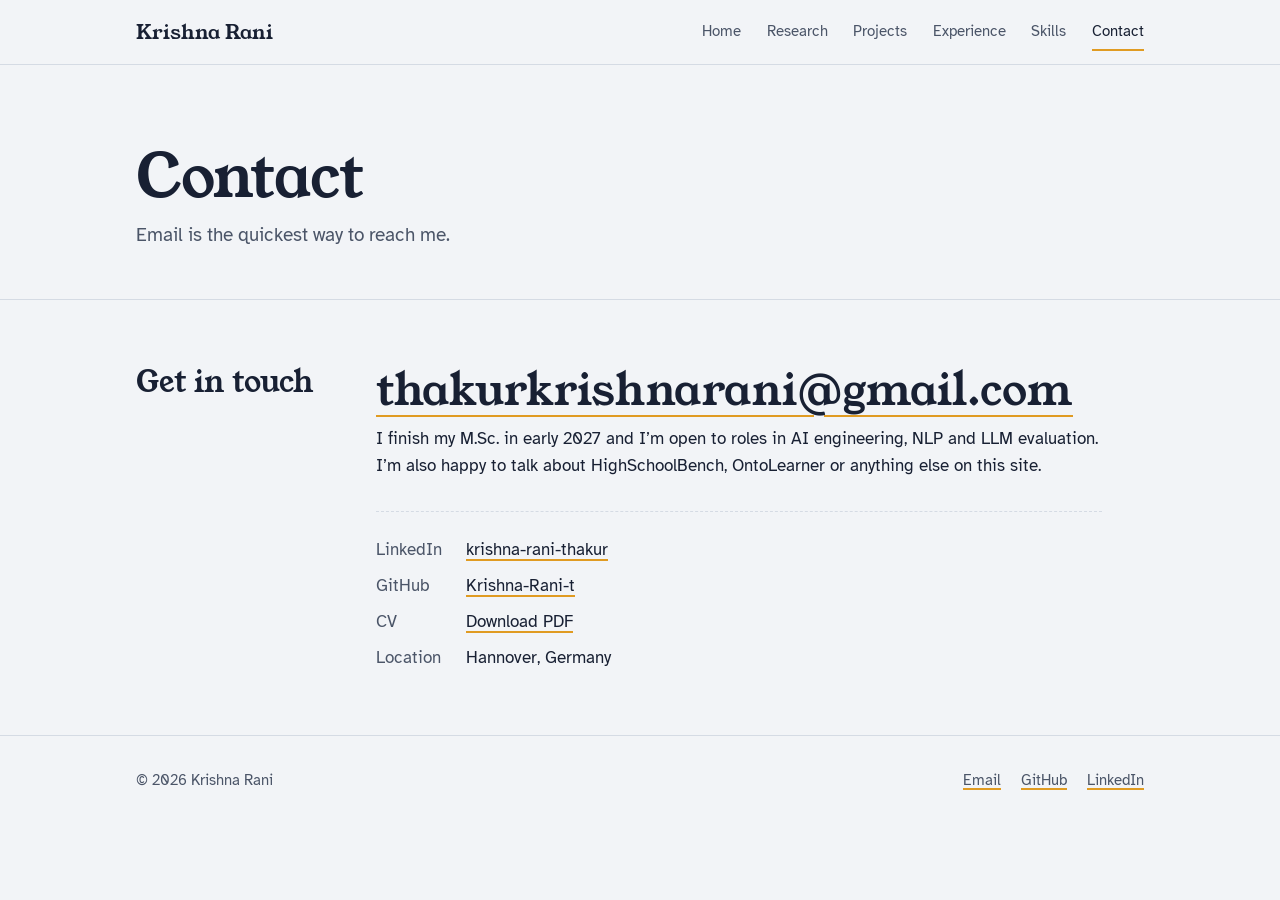
<file: contact.html>
<!DOCTYPE html>
<html lang="en" class="no-js">
<head>
  <meta charset="utf-8">
  <meta name="viewport" content="width=device-width, initial-scale=1">
  <title>Contact – Krishna Rani</title>
  <meta name="description" content="How to contact Krishna Rani.">
  <meta name="author" content="Krishna Rani">
  <link rel="canonical" href="https://krishna-rani-t.github.io/contact.html">
  <meta property="og:type" content="website">
  <meta property="og:title" content="Contact – Krishna Rani">
  <meta property="og:description" content="How to contact Krishna Rani.">
  <meta property="og:url" content="https://krishna-rani-t.github.io/contact.html">
  <link rel="icon" href="favicon.svg" type="image/svg+xml">
  <link rel="preload" href="fonts/young-serif-regular.woff2" as="font" type="font/woff2" crossorigin>
  <link rel="preload" href="fonts/atkinson-regular.woff2" as="font" type="font/woff2" crossorigin>
  <link rel="stylesheet" href="css/style.css">
  <script>document.documentElement.classList.replace("no-js", "js");</script>
</head>
<body>
  <a class="skip-link" href="#main">Skip to content</a>

  <header class="site-header">
    <div class="wrap">
      <a class="wordmark" href="index.html">Krishna Rani</a>
      <button class="nav-toggle" type="button" aria-expanded="false" aria-controls="site-nav">Menu</button>
      <nav class="site-nav" id="site-nav" aria-label="Main">
        <ul class="nav-list">
          <li><a href="index.html">Home</a></li>
          <li><a href="research.html">Research</a></li>
          <li><a href="projects.html">Projects</a></li>
          <li><a href="experience.html">Experience</a></li>
          <li><a href="skills.html">Skills</a></li>
          <li><a href="contact.html" aria-current="page">Contact</a></li>
        </ul>
      </nav>
    </div>
  </header>

  <main id="main">
    <div class="page-head">
      <div class="wrap">
        <h1>Contact</h1>
        <p>Email is the quickest way to reach me.</p>
      </div>
    </div>

    <section class="section">
      <div class="wrap split">
        <h2>Get in touch</h2>
        <div class="prose">
          <a class="contact-email" href="mailto:thakurkrishnarani@gmail.com">thakurkrishnarani@gmail.com</a>
          <p>I finish my M.Sc. in early 2027 and I’m open to roles in AI engineering, NLP and LLM evaluation. I’m also happy to talk about HighSchoolBench, OntoLearner or anything else on this site.</p>
          <dl class="facts">
            <dt>LinkedIn</dt><dd><a href="https://www.linkedin.com/in/krishna-rani-thakur-5b77b9150" target="_blank" rel="noopener">krishna-rani-thakur</a></dd>
            <dt>GitHub</dt><dd><a href="https://github.com/Krishna-Rani-t" target="_blank" rel="noopener">Krishna-Rani-t</a></dd>
            <dt>CV</dt><dd><a href="cv/Krishna_Rani_CV.pdf">Download PDF</a></dd>
            <dt>Location</dt><dd>Hannover, Germany</dd>
          </dl>
        </div>
      </div>
    </section>
  </main>

  <footer class="site-footer">
    <div class="wrap">
      <p>© 2026 Krishna Rani</p>
      <ul>
        <li><a href="mailto:thakurkrishnarani@gmail.com">Email</a></li>
        <li><a href="https://github.com/Krishna-Rani-t" target="_blank" rel="noopener">GitHub</a></li>
        <li><a href="https://www.linkedin.com/in/krishna-rani-thakur-5b77b9150" target="_blank" rel="noopener">LinkedIn</a></li>
      </ul>
    </div>
  </footer>

  <script src="js/main.js"></script>
</body>
</html>
</file>
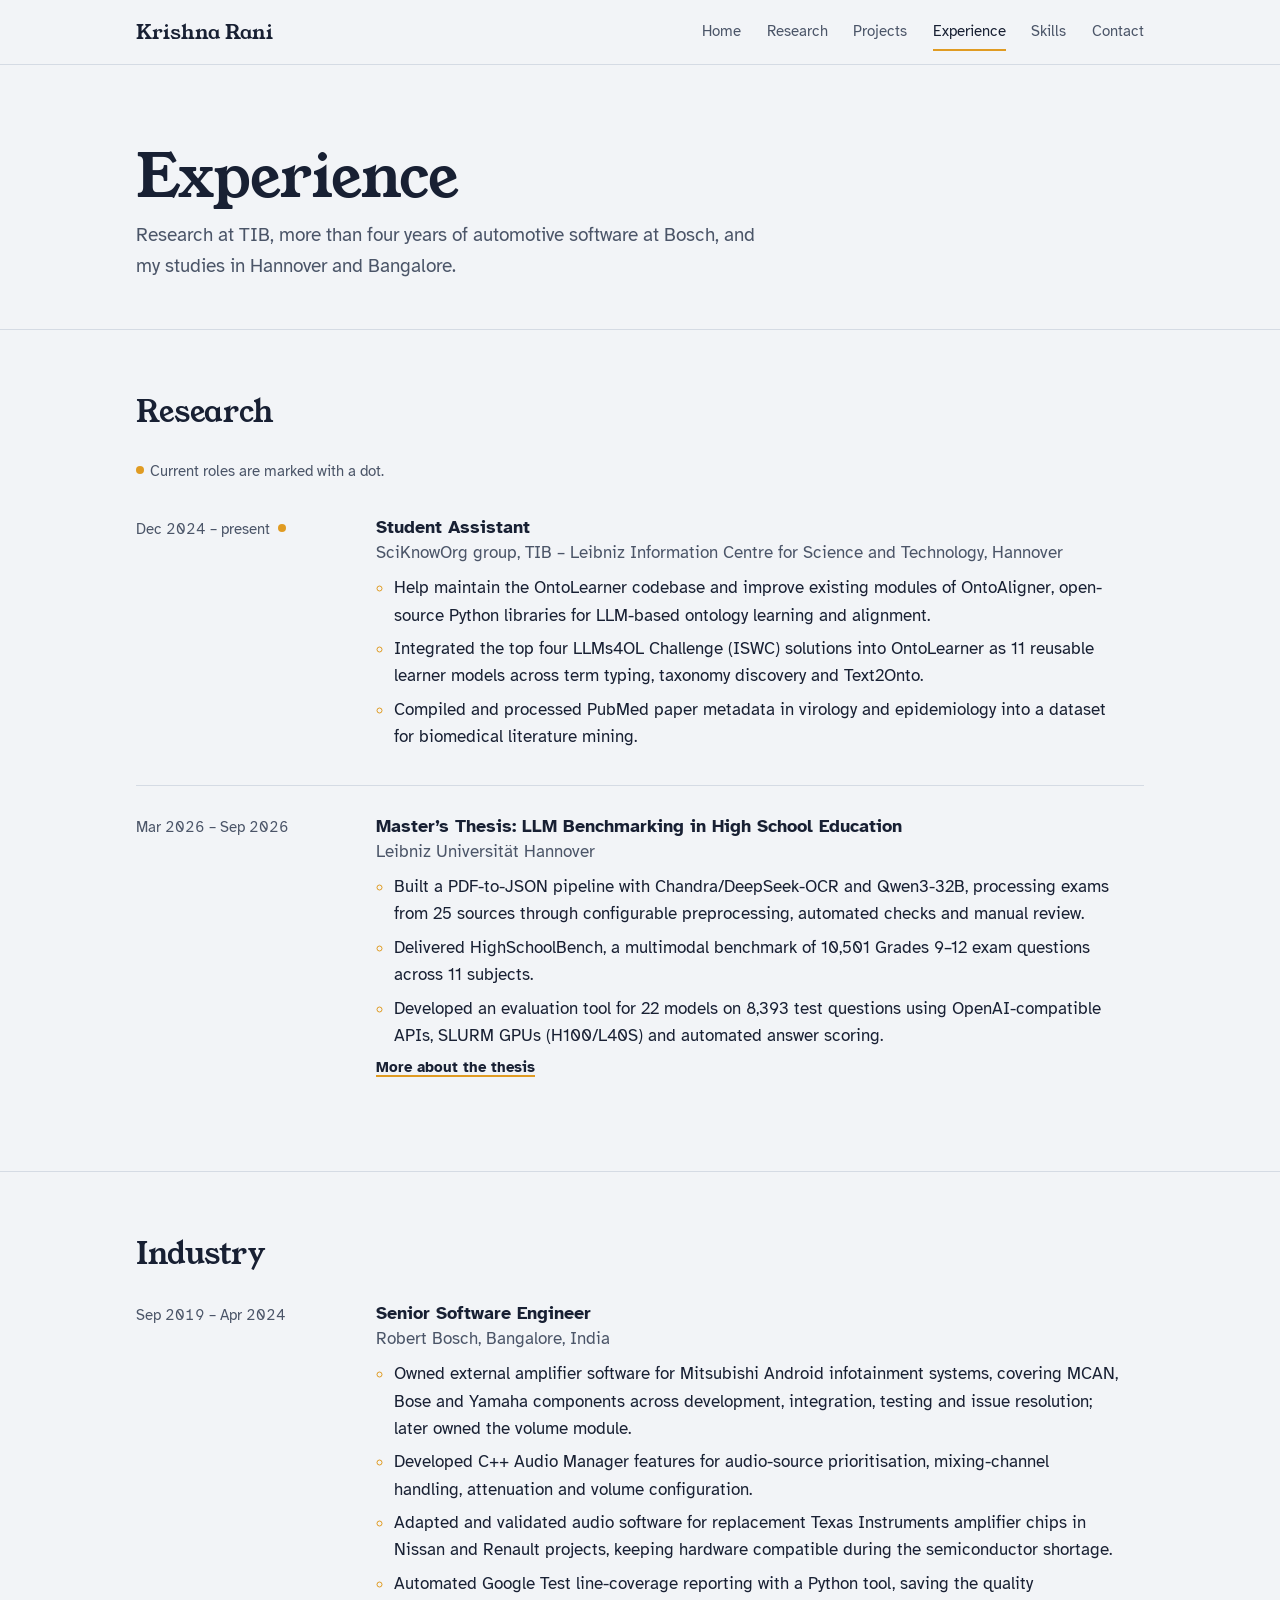
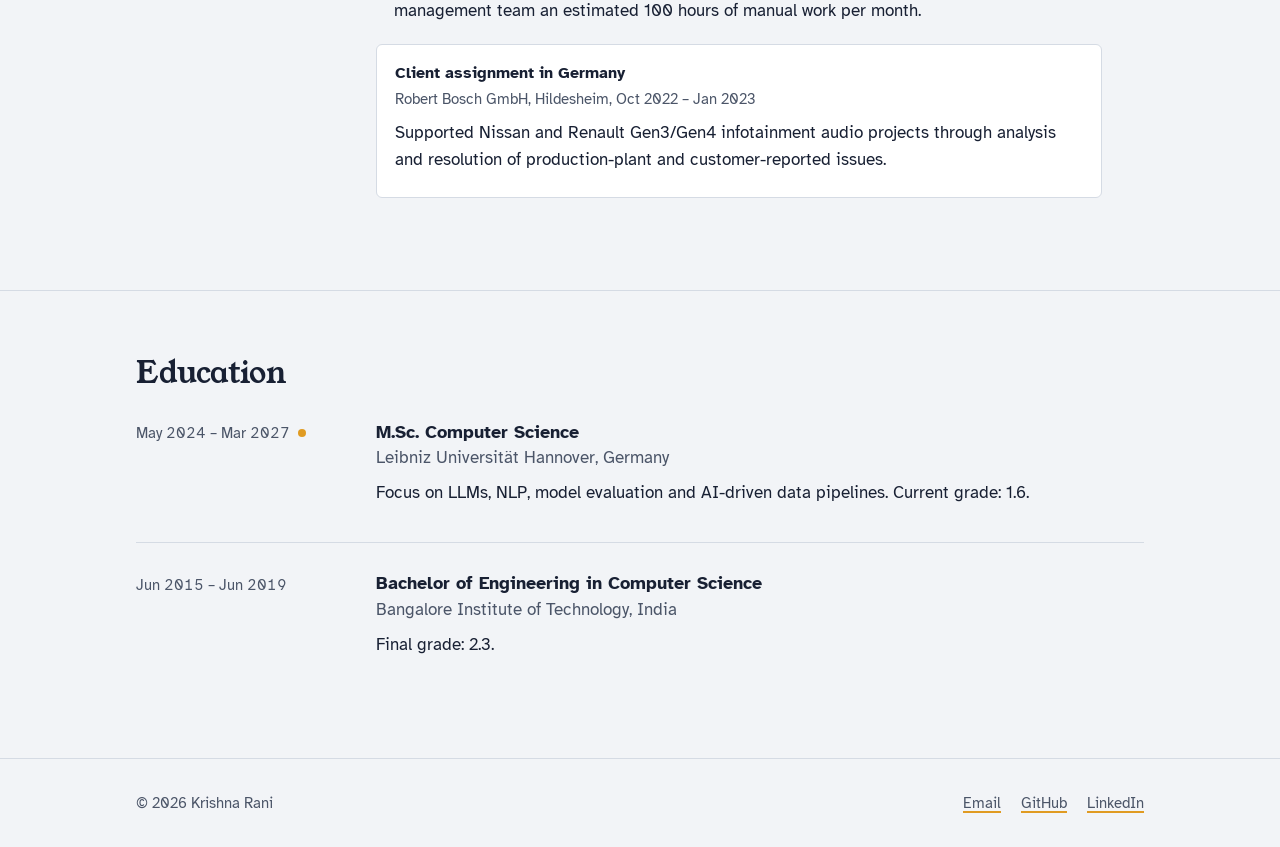
<file: experience.html>
<!DOCTYPE html>
<html lang="en" class="no-js">
<head>
  <meta charset="utf-8">
  <meta name="viewport" content="width=device-width, initial-scale=1">
  <title>Experience – Krishna Rani</title>
  <meta name="description" content="Research, industry and education of Krishna Rani: TIB Hannover, Robert Bosch, Leibniz Universität Hannover.">
  <meta name="author" content="Krishna Rani">
  <link rel="canonical" href="https://krishna-rani-t.github.io/experience.html">
  <meta property="og:type" content="website">
  <meta property="og:title" content="Experience – Krishna Rani">
  <meta property="og:description" content="Research, industry and education of Krishna Rani: TIB Hannover, Robert Bosch, Leibniz Universität Hannover.">
  <meta property="og:url" content="https://krishna-rani-t.github.io/experience.html">
  <link rel="icon" href="favicon.svg" type="image/svg+xml">
  <link rel="preload" href="fonts/young-serif-regular.woff2" as="font" type="font/woff2" crossorigin>
  <link rel="preload" href="fonts/atkinson-regular.woff2" as="font" type="font/woff2" crossorigin>
  <link rel="stylesheet" href="css/style.css">
  <script>document.documentElement.classList.replace("no-js", "js");</script>
</head>
<body>
  <a class="skip-link" href="#main">Skip to content</a>

  <header class="site-header">
    <div class="wrap">
      <a class="wordmark" href="index.html">Krishna Rani</a>
      <button class="nav-toggle" type="button" aria-expanded="false" aria-controls="site-nav">Menu</button>
      <nav class="site-nav" id="site-nav" aria-label="Main">
        <ul class="nav-list">
          <li><a href="index.html">Home</a></li>
          <li><a href="research.html">Research</a></li>
          <li><a href="projects.html">Projects</a></li>
          <li><a href="experience.html" aria-current="page">Experience</a></li>
          <li><a href="skills.html">Skills</a></li>
          <li><a href="contact.html">Contact</a></li>
        </ul>
      </nav>
    </div>
  </header>

  <main id="main">
    <div class="page-head">
      <div class="wrap">
        <h1>Experience</h1>
        <p>Research at TIB, more than four years of automotive software at Bosch, and my studies in Hannover and Bangalore.</p>
      </div>
    </div>

    <section class="section" aria-labelledby="research-exp">
      <div class="wrap">
        <h2 id="research-exp" class="stacked">Research</h2>
        <p class="legend"><span class="dot" aria-hidden="true"></span>Current roles are marked with a dot.</p>
        <ol class="timeline">
          <li class="entry">
            <p class="when current">Dec 2024 – present</p>
            <div>
              <h3>Student Assistant</h3>
              <p class="org">SciKnowOrg group, TIB – Leibniz Information Centre for Science and Technology, Hannover</p>
              <ul>
                <li>Help maintain the OntoLearner codebase and improve existing modules of OntoAligner, open-source Python libraries for LLM-based ontology learning and alignment.</li>
                <li>Integrated the top four LLMs4OL Challenge (ISWC) solutions into OntoLearner as 11 reusable learner models across term typing, taxonomy discovery and Text2Onto.</li>
                <li>Compiled and processed PubMed paper metadata in virology and epidemiology into a dataset for biomedical literature mining.</li>
              </ul>
            </div>
          </li>
          <li class="entry">
            <p class="when">Mar 2026 – Sep 2026</p>
            <div>
              <h3>Master’s Thesis: LLM Benchmarking in High School Education</h3>
              <p class="org">Leibniz Universität Hannover</p>
              <ul>
                <li>Built a PDF-to-JSON pipeline with Chandra/DeepSeek-OCR and Qwen3-32B, processing exams from 25 sources through configurable preprocessing, automated checks and manual review.</li>
                <li>Delivered HighSchoolBench, a multimodal benchmark of 10,501 Grades 9–12 exam questions across 11 subjects.</li>
                <li>Developed an evaluation tool for 22 models on 8,393 test questions using OpenAI-compatible APIs, SLURM GPUs (H100/L40S) and automated answer scoring.</li>
              </ul>
              <ul class="links"><li><a href="research.html#thesis">More about the thesis</a></li></ul>
            </div>
          </li>
        </ol>
      </div>
    </section>

    <section class="section" aria-labelledby="industry">
      <div class="wrap">
        <h2 id="industry" class="stacked">Industry</h2>
        <ol class="timeline">
          <li class="entry">
            <p class="when">Sep 2019 – Apr 2024</p>
            <div>
              <h3>Senior Software Engineer</h3>
              <p class="org">Robert Bosch, Bangalore, India</p>
              <ul>
                <li>Owned external amplifier software for Mitsubishi Android infotainment systems, covering MCAN, Bose and Yamaha components across development, integration, testing and issue resolution; later owned the volume module.</li>
                <li>Developed C++ Audio Manager features for audio-source prioritisation, mixing-channel handling, attenuation and volume configuration.</li>
                <li>Adapted and validated audio software for replacement Texas Instruments amplifier chips in Nissan and Renault projects, keeping hardware compatible during the semiconductor shortage.</li>
                <li>Automated Google Test line-coverage reporting with a Python tool, saving the quality management team an estimated 100 hours of manual work per month.</li>
              </ul>
              <div class="sub">
                <h4>Client assignment in Germany</h4>
                <p class="org">Robert Bosch GmbH, Hildesheim, Oct 2022 – Jan 2023</p>
                <p>Supported Nissan and Renault Gen3/Gen4 infotainment audio projects through analysis and resolution of production-plant and customer-reported issues.</p>
              </div>
            </div>
          </li>
        </ol>
      </div>
    </section>

    <section class="section" aria-labelledby="education">
      <div class="wrap">
        <h2 id="education" class="stacked">Education</h2>
        <ol class="timeline">
          <li class="entry">
            <p class="when current">May 2024 – Mar 2027</p>
            <div>
              <h3>M.Sc. Computer Science</h3>
              <p class="org">Leibniz Universität Hannover, Germany</p>
              <p>Focus on LLMs, NLP, model evaluation and AI-driven data pipelines. Current grade: 1.6.</p>
            </div>
          </li>
          <li class="entry">
            <p class="when">Jun 2015 – Jun 2019</p>
            <div>
              <h3>Bachelor of Engineering in Computer Science</h3>
              <p class="org">Bangalore Institute of Technology, India</p>
              <p>Final grade: 2.3.</p>
            </div>
          </li>
        </ol>
      </div>
    </section>
  </main>

  <footer class="site-footer">
    <div class="wrap">
      <p>© 2026 Krishna Rani</p>
      <ul>
        <li><a href="mailto:thakurkrishnarani@gmail.com">Email</a></li>
        <li><a href="https://github.com/Krishna-Rani-t" target="_blank" rel="noopener">GitHub</a></li>
        <li><a href="https://www.linkedin.com/in/krishna-rani-thakur-5b77b9150" target="_blank" rel="noopener">LinkedIn</a></li>
      </ul>
    </div>
  </footer>

  <script src="js/main.js"></script>
</body>
</html>
</file>
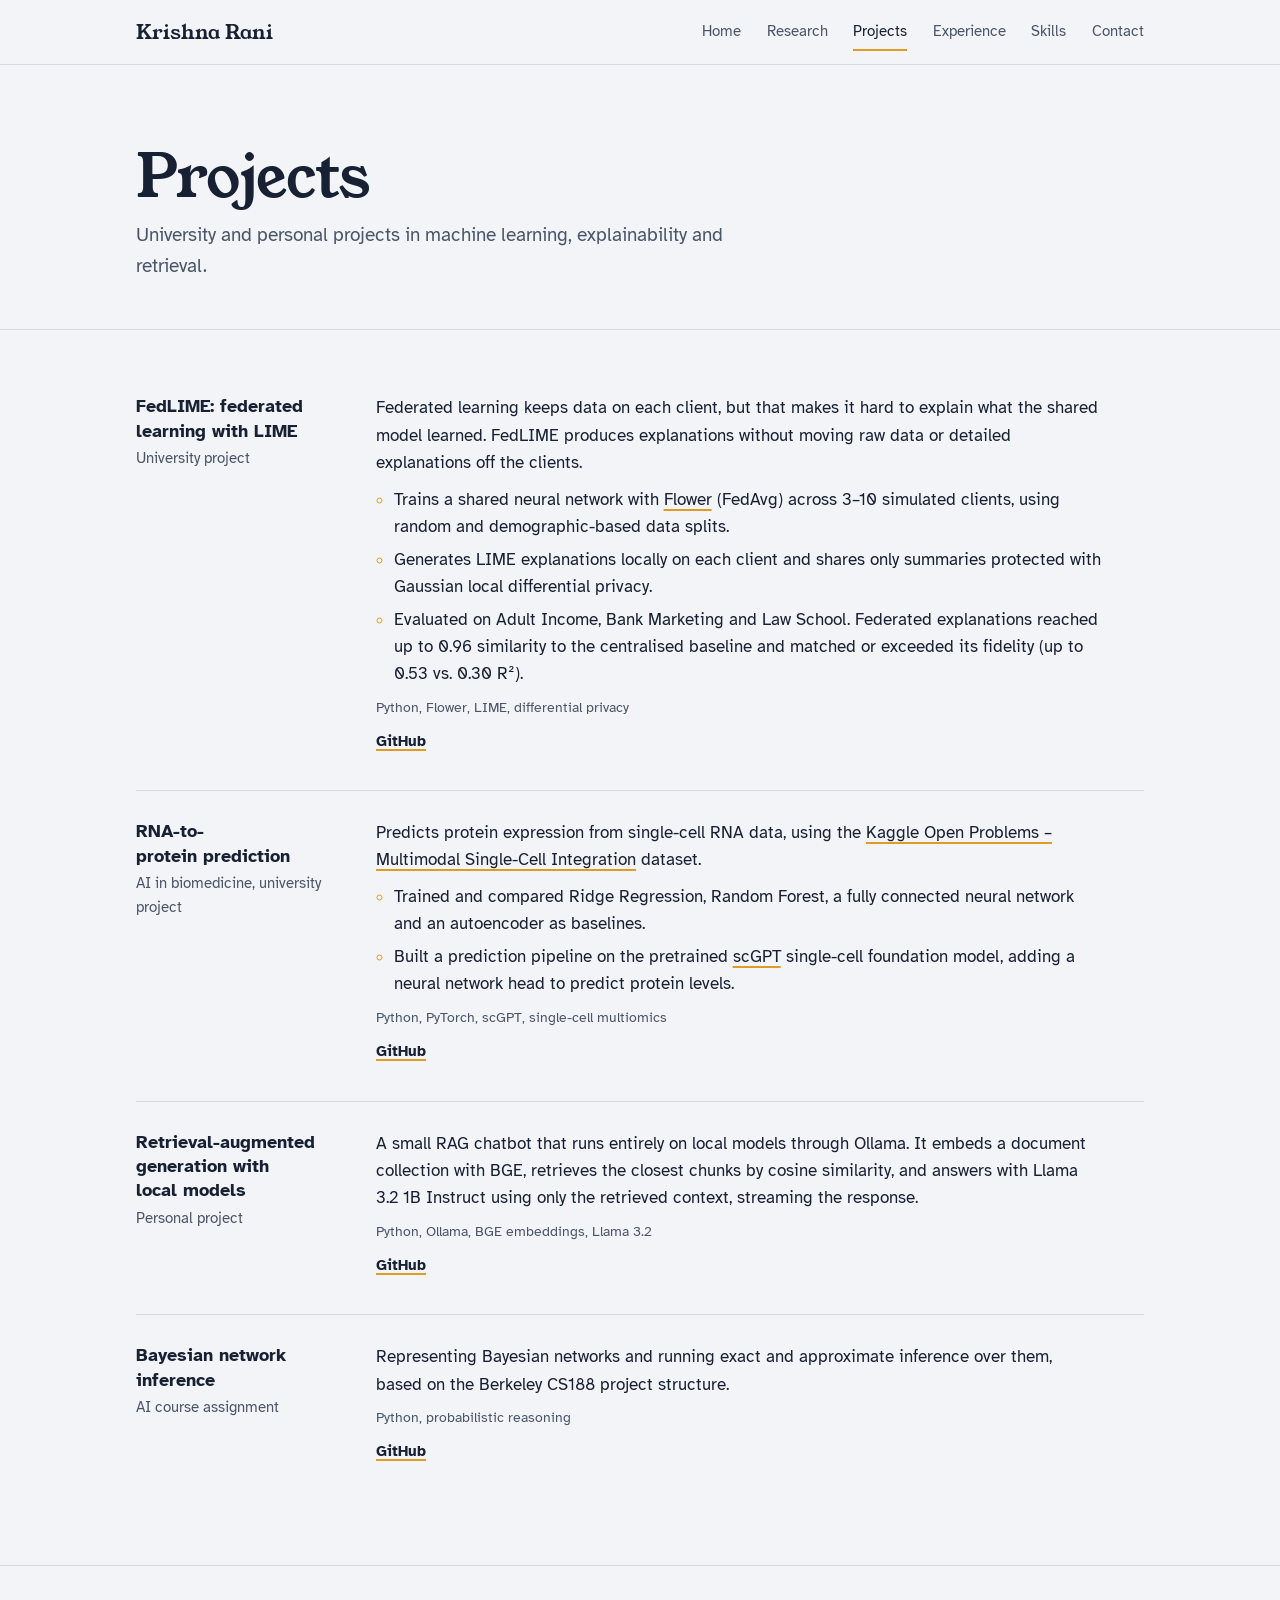
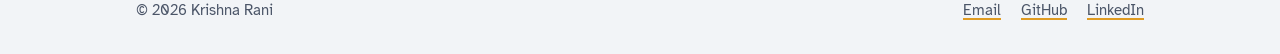
<file: projects.html>
<!DOCTYPE html>
<html lang="en" class="no-js">
<head>
  <meta charset="utf-8">
  <meta name="viewport" content="width=device-width, initial-scale=1">
  <title>Projects – Krishna Rani</title>
  <meta name="description" content="Projects by Krishna Rani: federated learning with LIME, RNA-to-protein prediction with scGPT, local RAG and more.">
  <meta name="author" content="Krishna Rani">
  <link rel="canonical" href="https://krishna-rani-t.github.io/projects.html">
  <meta property="og:type" content="website">
  <meta property="og:title" content="Projects – Krishna Rani">
  <meta property="og:description" content="Projects by Krishna Rani: federated learning with LIME, RNA-to-protein prediction with scGPT, local RAG and more.">
  <meta property="og:url" content="https://krishna-rani-t.github.io/projects.html">
  <link rel="icon" href="favicon.svg" type="image/svg+xml">
  <link rel="preload" href="fonts/young-serif-regular.woff2" as="font" type="font/woff2" crossorigin>
  <link rel="preload" href="fonts/atkinson-regular.woff2" as="font" type="font/woff2" crossorigin>
  <link rel="stylesheet" href="css/style.css">
  <script>document.documentElement.classList.replace("no-js", "js");</script>
</head>
<body>
  <a class="skip-link" href="#main">Skip to content</a>

  <header class="site-header">
    <div class="wrap">
      <a class="wordmark" href="index.html">Krishna Rani</a>
      <button class="nav-toggle" type="button" aria-expanded="false" aria-controls="site-nav">Menu</button>
      <nav class="site-nav" id="site-nav" aria-label="Main">
        <ul class="nav-list">
          <li><a href="index.html">Home</a></li>
          <li><a href="research.html">Research</a></li>
          <li><a href="projects.html" aria-current="page">Projects</a></li>
          <li><a href="experience.html">Experience</a></li>
          <li><a href="skills.html">Skills</a></li>
          <li><a href="contact.html">Contact</a></li>
        </ul>
      </nav>
    </div>
  </header>

  <main id="main">
    <div class="page-head">
      <div class="wrap">
        <h1>Projects</h1>
        <p>University and personal projects in machine learning, explainability and retrieval.</p>
      </div>
    </div>

    <section class="section">
      <div class="wrap">
        <ul class="work-list">
          <li class="work-item" id="fedlime">
            <div>
              <h3>FedLIME: federated learning with LIME</h3>
              <p class="meta">University project</p>
            </div>
            <div>
              <p>Federated learning keeps data on each client, but that makes it hard to explain what the shared model learned. FedLIME produces explanations without moving raw data or detailed explanations off the clients.</p>
              <ul>
                <li>Trains a shared neural network with <a href="https://flower.ai/" target="_blank" rel="noopener">Flower</a> (FedAvg) across 3–10 simulated clients, using random and demographic-based data splits.</li>
                <li>Generates LIME explanations locally on each client and shares only summaries protected with Gaussian local differential privacy.</li>
                <li>Evaluated on Adult Income, Bank Marketing and Law School. Federated explanations reached up to 0.96 similarity to the centralised baseline and matched or exceeded its fidelity (up to 0.53 vs. 0.30 R²).</li>
              </ul>
              <p class="tags">Python, Flower, LIME, differential privacy</p>
              <ul class="links"><li><a href="https://github.com/Krishna-Rani-t/Explainable_Federated_Learning" target="_blank" rel="noopener">GitHub</a></li></ul>
            </div>
          </li>
          <li class="work-item" id="rna-protein">
            <div>
              <h3>RNA-to-protein prediction</h3>
              <p class="meta">AI in biomedicine, university project</p>
            </div>
            <div>
              <p>Predicts protein expression from single-cell RNA data, using the <a href="https://www.kaggle.com/competitions/open-problems-multimodal" target="_blank" rel="noopener">Kaggle Open Problems – Multimodal Single-Cell Integration</a> dataset.</p>
              <ul>
                <li>Trained and compared Ridge Regression, Random Forest, a fully connected neural network and an autoencoder as baselines.</li>
                <li>Built a prediction pipeline on the pretrained <a href="https://github.com/bowang-lab/scGPT" target="_blank" rel="noopener">scGPT</a> single-cell foundation model, adding a neural network head to predict protein levels.</li>
              </ul>
              <p class="tags">Python, PyTorch, scGPT, single-cell multiomics</p>
              <ul class="links"><li><a href="https://github.com/Krishna-Rani-t/Ai_in_biomedicine_project" target="_blank" rel="noopener">GitHub</a></li></ul>
            </div>
          </li>
          <li class="work-item" id="rag">
            <div>
              <h3>Retrieval-augmented generation with local models</h3>
              <p class="meta">Personal project</p>
            </div>
            <div>
              <p>A small RAG chatbot that runs entirely on local models through Ollama. It embeds a document collection with BGE, retrieves the closest chunks by cosine similarity, and answers with Llama 3.2 1B Instruct using only the retrieved context, streaming the response.</p>
              <p class="tags">Python, Ollama, BGE embeddings, Llama 3.2</p>
              <ul class="links"><li><a href="https://github.com/Krishna-Rani-t/Retrieval-Augmented-Generation" target="_blank" rel="noopener">GitHub</a></li></ul>
            </div>
          </li>
          <li class="work-item" id="bayes">
            <div>
              <h3>Bayesian network inference</h3>
              <p class="meta">AI course assignment</p>
            </div>
            <div>
              <p>Representing Bayesian networks and running exact and approximate inference over them, based on the Berkeley CS188 project structure.</p>
              <p class="tags">Python, probabilistic reasoning</p>
              <ul class="links"><li><a href="https://github.com/Krishna-Rani-t/AI2_project1" target="_blank" rel="noopener">GitHub</a></li></ul>
            </div>
          </li>
        </ul>
      </div>
    </section>
  </main>

  <footer class="site-footer">
    <div class="wrap">
      <p>© 2026 Krishna Rani</p>
      <ul>
        <li><a href="mailto:thakurkrishnarani@gmail.com">Email</a></li>
        <li><a href="https://github.com/Krishna-Rani-t" target="_blank" rel="noopener">GitHub</a></li>
        <li><a href="https://www.linkedin.com/in/krishna-rani-thakur-5b77b9150" target="_blank" rel="noopener">LinkedIn</a></li>
      </ul>
    </div>
  </footer>

  <script src="js/main.js"></script>
</body>
</html>
</file>
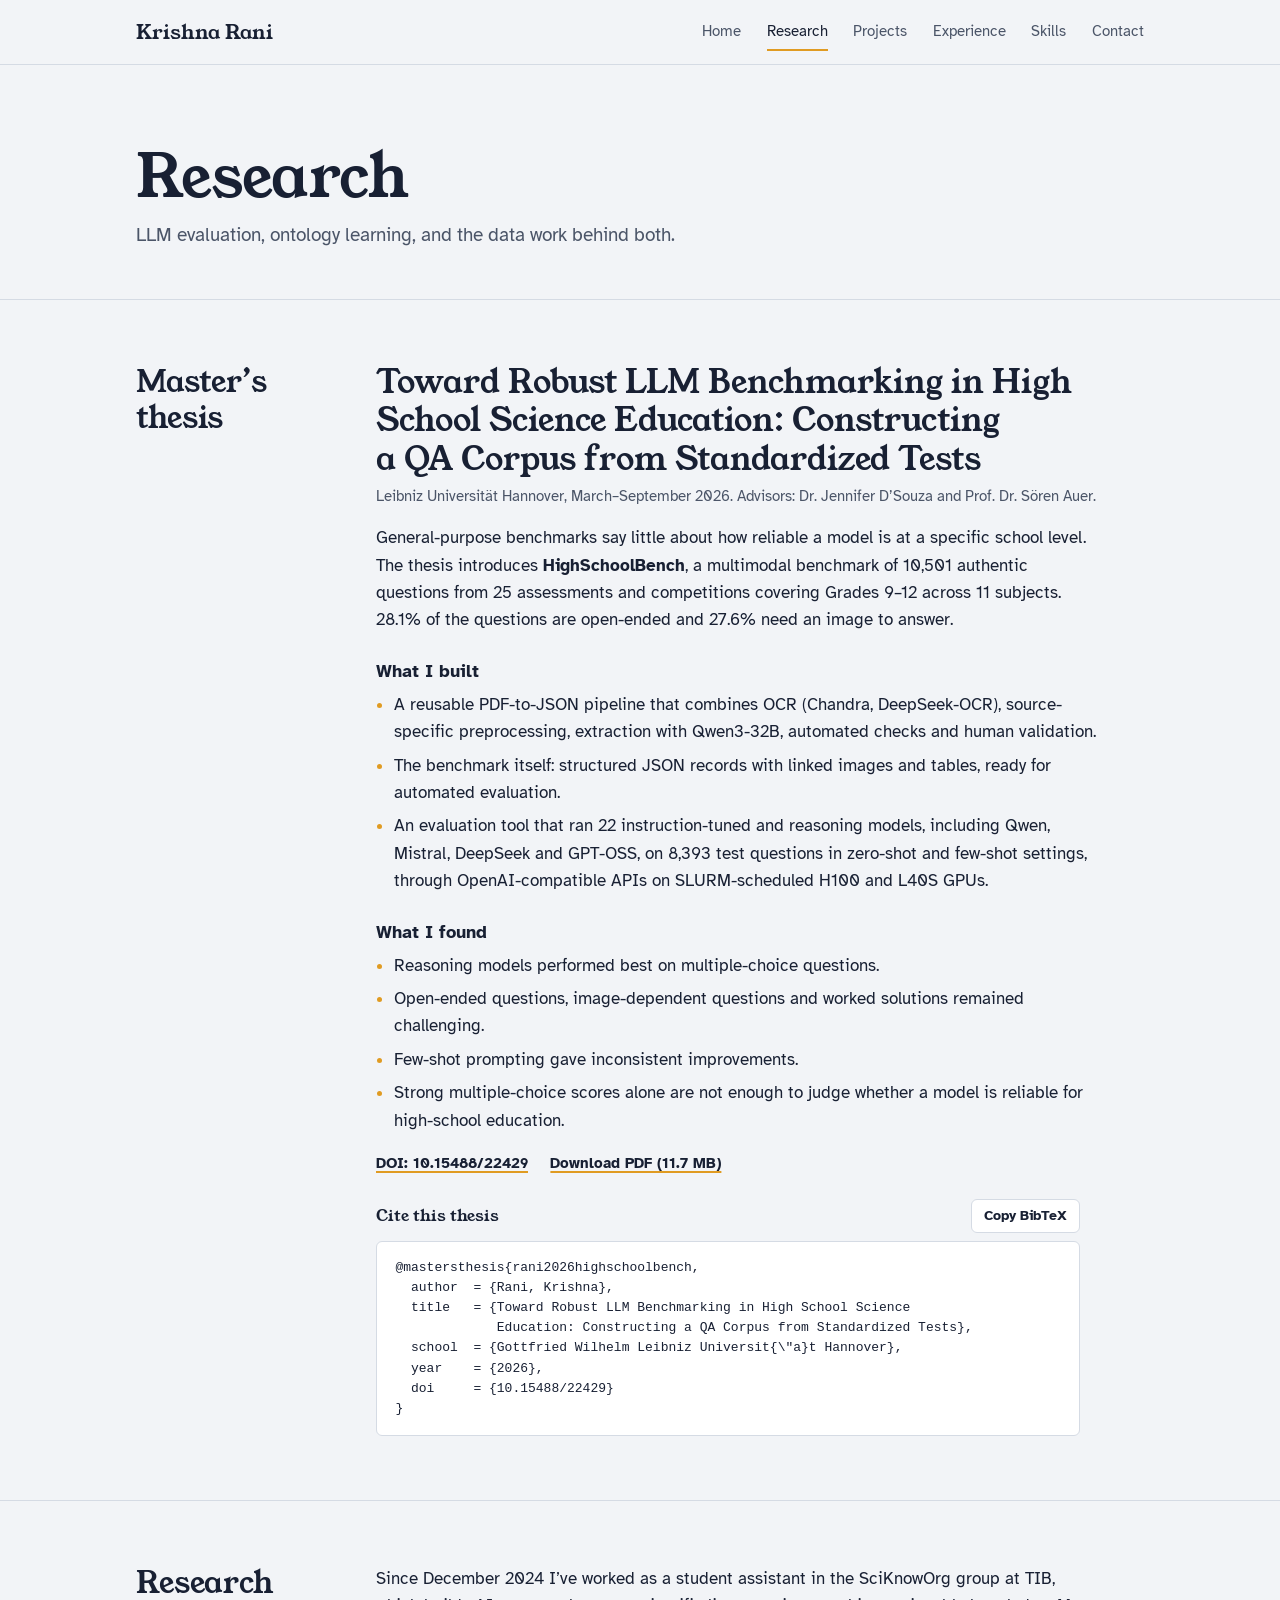
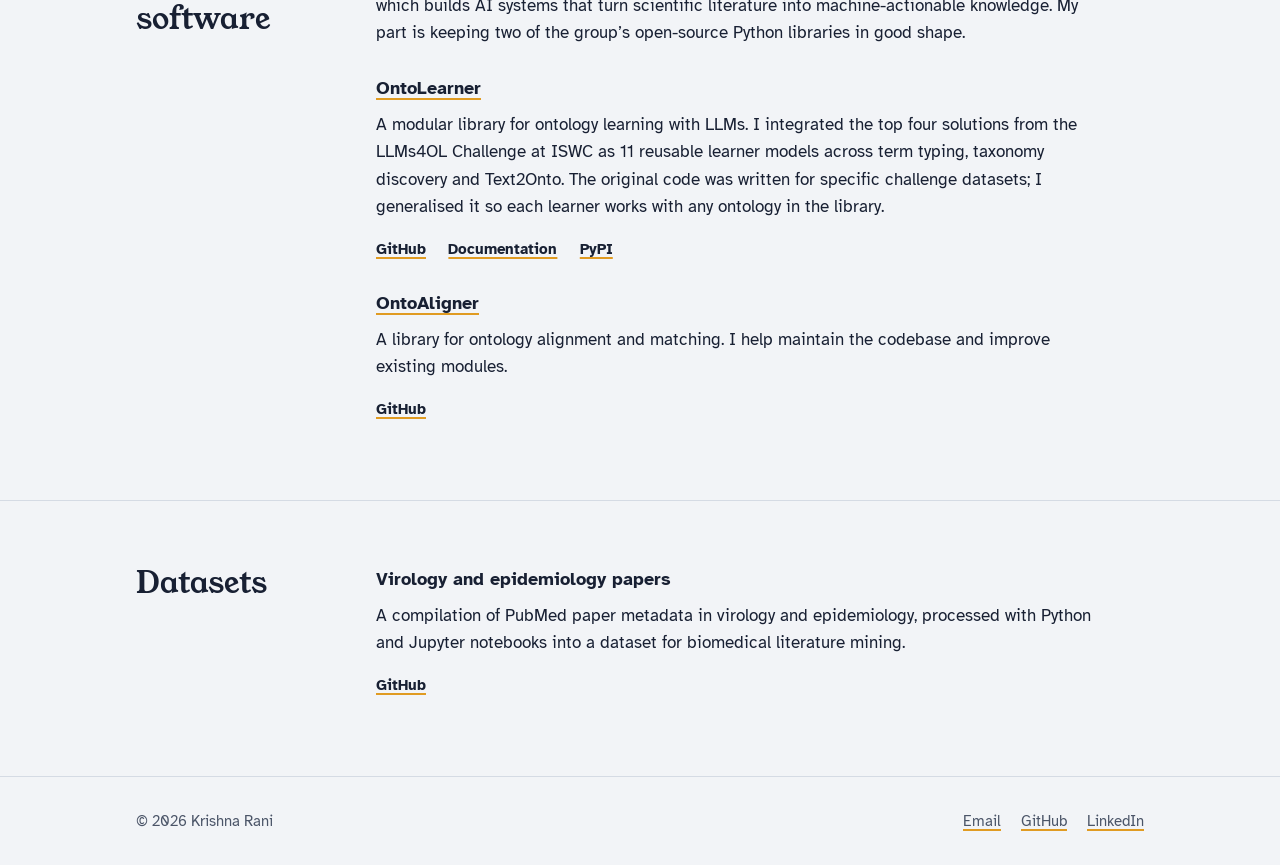
<file: research.html>
<!DOCTYPE html>
<html lang="en" class="no-js">
<head>
  <meta charset="utf-8">
  <meta name="viewport" content="width=device-width, initial-scale=1">
  <title>Research – Krishna Rani</title>
  <meta name="description" content="Krishna Rani's research: HighSchoolBench, a multimodal LLM benchmark of high-school exam questions, and ontology learning software at TIB Hannover.">
  <meta name="author" content="Krishna Rani">
  <link rel="canonical" href="https://krishna-rani-t.github.io/research.html">
  <meta property="og:type" content="website">
  <meta property="og:title" content="Research – Krishna Rani">
  <meta property="og:description" content="Krishna Rani's research: HighSchoolBench, a multimodal LLM benchmark of high-school exam questions, and ontology learning software at TIB Hannover.">
  <meta property="og:url" content="https://krishna-rani-t.github.io/research.html">
  <link rel="icon" href="favicon.svg" type="image/svg+xml">
  <link rel="preload" href="fonts/young-serif-regular.woff2" as="font" type="font/woff2" crossorigin>
  <link rel="preload" href="fonts/atkinson-regular.woff2" as="font" type="font/woff2" crossorigin>
  <link rel="stylesheet" href="css/style.css">
  <script>document.documentElement.classList.replace("no-js", "js");</script>
</head>
<body>
  <a class="skip-link" href="#main">Skip to content</a>

  <header class="site-header">
    <div class="wrap">
      <a class="wordmark" href="index.html">Krishna Rani</a>
      <button class="nav-toggle" type="button" aria-expanded="false" aria-controls="site-nav">Menu</button>
      <nav class="site-nav" id="site-nav" aria-label="Main">
        <ul class="nav-list">
          <li><a href="index.html">Home</a></li>
          <li><a href="research.html" aria-current="page">Research</a></li>
          <li><a href="projects.html">Projects</a></li>
          <li><a href="experience.html">Experience</a></li>
          <li><a href="skills.html">Skills</a></li>
          <li><a href="contact.html">Contact</a></li>
        </ul>
      </nav>
    </div>
  </header>

  <main id="main">
    <div class="page-head">
      <div class="wrap">
        <h1>Research</h1>
        <p>LLM evaluation, ontology learning, and the data work behind both.</p>
      </div>
    </div>

    <section class="section" aria-labelledby="thesis">
      <div class="wrap split">
        <h2 id="thesis">Master’s thesis</h2>
        <div>
          <article class="feature">
            <h3>Toward Robust LLM Benchmarking in High School Science Education: Constructing a QA Corpus from Standardized Tests</h3>
            <p class="meta">Leibniz Universität Hannover, March–September 2026. Advisors: Dr. Jennifer D’Souza and Prof. Dr. Sören Auer.</p>
            <div class="prose">
              <p>General-purpose benchmarks say little about how reliable a model is at a specific school level. The thesis introduces <strong>HighSchoolBench</strong>, a multimodal benchmark of 10,501 authentic questions from 25 assessments and competitions covering Grades 9–12 across 11 subjects. 28.1% of the questions are open-ended and 27.6% need an image to answer.</p>
              <h3>What I built</h3>
              <ul>
                <li>A reusable PDF-to-JSON pipeline that combines OCR (Chandra, DeepSeek-OCR), source-specific preprocessing, extraction with Qwen3-32B, automated checks and human validation.</li>
                <li>The benchmark itself: structured JSON records with linked images and tables, ready for automated evaluation.</li>
                <li>An evaluation tool that ran 22 instruction-tuned and reasoning models, including Qwen, Mistral, DeepSeek and GPT-OSS, on 8,393 test questions in zero-shot and few-shot settings, through OpenAI-compatible APIs on SLURM-scheduled H100 and L40S GPUs.</li>
              </ul>
              <h3>What I found</h3>
              <ul>
                <li>Reasoning models performed best on multiple-choice questions.</li>
                <li>Open-ended questions, image-dependent questions and worked solutions remained challenging.</li>
                <li>Few-shot prompting gave inconsistent improvements.</li>
                <li>Strong multiple-choice scores alone are not enough to judge whether a model is reliable for high-school education.</li>
              </ul>
            </div>
            <ul class="links">
              <li><a href="https://doi.org/10.15488/22429" target="_blank" rel="noopener">DOI: 10.15488/22429</a></li>
              <li><a href="https://repo.uni-hannover.de/bitstreams/9f4b99eb-09c4-4540-92b8-befd7dff0104/download" target="_blank" rel="noopener">Download PDF (11.7 MB)</a></li>
            </ul>
            <div class="cite">
              <div class="cite-head">
                <h3 id="bibtex-label">Cite this thesis</h3>
                <button class="copy-btn" type="button" data-copy="bibtex">Copy BibTeX</button>
              </div>
              <pre id="bibtex" aria-labelledby="bibtex-label">@mastersthesis{rani2026highschoolbench,
  author  = {Rani, Krishna},
  title   = {Toward Robust LLM Benchmarking in High School Science
             Education: Constructing a QA Corpus from Standardized Tests},
  school  = {Gottfried Wilhelm Leibniz Universit{\"a}t Hannover},
  year    = {2026},
  doi     = {10.15488/22429}
}</pre>
            </div>
          </article>
        </div>
      </div>
    </section>

    <section class="section" aria-labelledby="software">
      <div class="wrap split">
        <h2 id="software">Research software</h2>
        <div class="prose">
          <p>Since December 2024 I’ve worked as a student assistant in the SciKnowOrg group at TIB, which builds AI systems that turn scientific literature into machine-actionable knowledge. My part is keeping two of the group’s open-source Python libraries in good shape.</p>
          <h3><a href="https://github.com/sciknoworg/OntoLearner" target="_blank" rel="noopener">OntoLearner</a></h3>
          <p>A modular library for ontology learning with LLMs. I integrated the top four solutions from the LLMs4OL Challenge at ISWC as 11 reusable learner models across term typing, taxonomy discovery and Text2Onto. The original code was written for specific challenge datasets; I generalised it so each learner works with any ontology in the library.</p>
          <ul class="links">
            <li><a href="https://github.com/sciknoworg/OntoLearner" target="_blank" rel="noopener">GitHub</a></li>
            <li><a href="https://ontolearner.readthedocs.io/" target="_blank" rel="noopener">Documentation</a></li>
            <li><a href="https://pypi.org/project/OntoLearner/" target="_blank" rel="noopener">PyPI</a></li>
          </ul>
          <h3><a href="https://github.com/sciknoworg/OntoAligner" target="_blank" rel="noopener">OntoAligner</a></h3>
          <p>A library for ontology alignment and matching. I help maintain the codebase and improve existing modules.</p>
          <ul class="links">
            <li><a href="https://github.com/sciknoworg/OntoAligner" target="_blank" rel="noopener">GitHub</a></li>
          </ul>
        </div>
      </div>
    </section>

    <section class="section" aria-labelledby="data">
      <div class="wrap split">
        <h2 id="data">Datasets</h2>
        <div class="prose">
          <h3 style="margin-top:0">Virology and epidemiology papers</h3>
          <p>A compilation of PubMed paper metadata in virology and epidemiology, processed with Python and Jupyter notebooks into a dataset for biomedical literature mining.</p>
          <ul class="links">
            <li><a href="https://github.com/jd-coderepos/virology-ai-papers" target="_blank" rel="noopener">GitHub</a></li>
          </ul>
        </div>
      </div>
    </section>
  </main>

  <footer class="site-footer">
    <div class="wrap">
      <p>© 2026 Krishna Rani</p>
      <ul>
        <li><a href="mailto:thakurkrishnarani@gmail.com">Email</a></li>
        <li><a href="https://github.com/Krishna-Rani-t" target="_blank" rel="noopener">GitHub</a></li>
        <li><a href="https://www.linkedin.com/in/krishna-rani-thakur-5b77b9150" target="_blank" rel="noopener">LinkedIn</a></li>
      </ul>
    </div>
  </footer>

  <script src="js/main.js"></script>
</body>
</html>
</file>
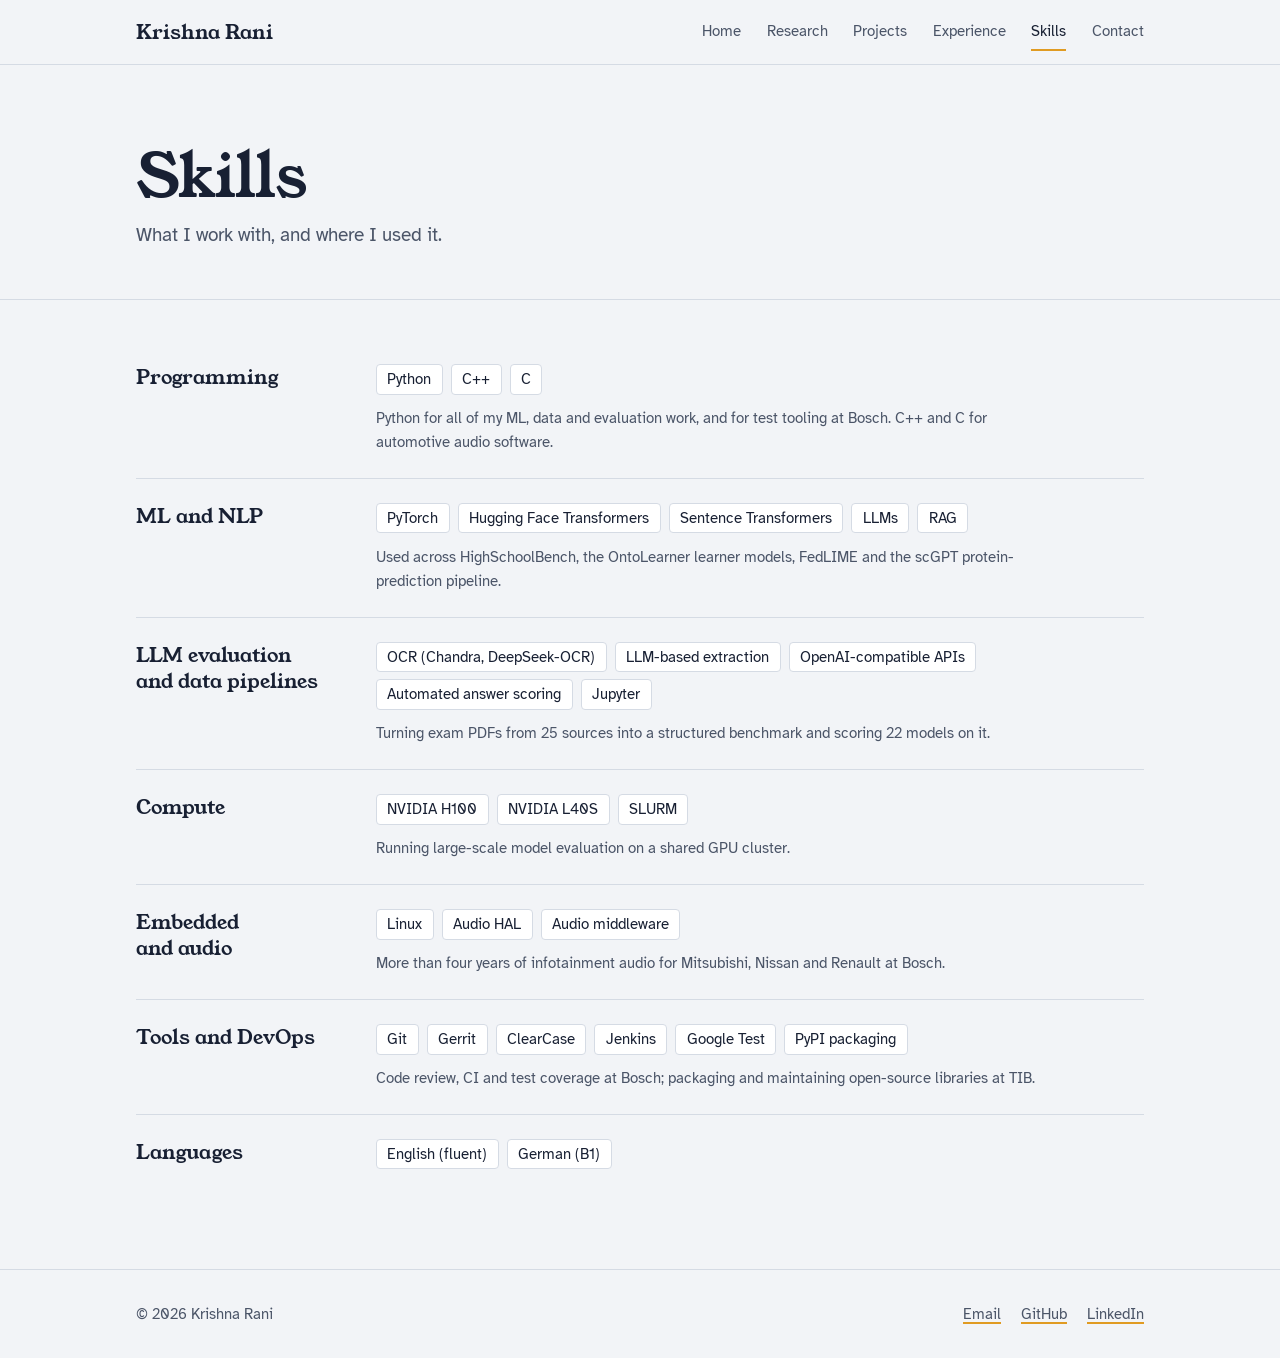
<file: skills.html>
<!DOCTYPE html>
<html lang="en" class="no-js">
<head>
  <meta charset="utf-8">
  <meta name="viewport" content="width=device-width, initial-scale=1">
  <title>Skills – Krishna Rani</title>
  <meta name="description" content="Programming languages, ML and NLP frameworks, compute and tools Krishna Rani works with.">
  <meta name="author" content="Krishna Rani">
  <link rel="canonical" href="https://krishna-rani-t.github.io/skills.html">
  <meta property="og:type" content="website">
  <meta property="og:title" content="Skills – Krishna Rani">
  <meta property="og:description" content="Programming languages, ML and NLP frameworks, compute and tools Krishna Rani works with.">
  <meta property="og:url" content="https://krishna-rani-t.github.io/skills.html">
  <link rel="icon" href="favicon.svg" type="image/svg+xml">
  <link rel="preload" href="fonts/young-serif-regular.woff2" as="font" type="font/woff2" crossorigin>
  <link rel="preload" href="fonts/atkinson-regular.woff2" as="font" type="font/woff2" crossorigin>
  <link rel="stylesheet" href="css/style.css">
  <script>document.documentElement.classList.replace("no-js", "js");</script>
</head>
<body>
  <a class="skip-link" href="#main">Skip to content</a>

  <header class="site-header">
    <div class="wrap">
      <a class="wordmark" href="index.html">Krishna Rani</a>
      <button class="nav-toggle" type="button" aria-expanded="false" aria-controls="site-nav">Menu</button>
      <nav class="site-nav" id="site-nav" aria-label="Main">
        <ul class="nav-list">
          <li><a href="index.html">Home</a></li>
          <li><a href="research.html">Research</a></li>
          <li><a href="projects.html">Projects</a></li>
          <li><a href="experience.html">Experience</a></li>
          <li><a href="skills.html" aria-current="page">Skills</a></li>
          <li><a href="contact.html">Contact</a></li>
        </ul>
      </nav>
    </div>
  </header>

  <main id="main">
    <div class="page-head">
      <div class="wrap">
        <h1>Skills</h1>
        <p>What I work with, and where I used it.</p>
      </div>
    </div>

    <section class="section">
      <div class="wrap">
          <div class="skill-row">
            <h2>Programming</h2>
            <div>
              <ul class="chips"><li>Python</li><li>C++</li><li>C</li></ul>
              <p class="context">Python for all of my ML, data and evaluation work, and for test tooling at Bosch. C++ and C for automotive audio software.</p>
            </div>
          </div>
          <div class="skill-row">
            <h2>ML and NLP</h2>
            <div>
              <ul class="chips"><li>PyTorch</li><li>Hugging Face Transformers</li><li>Sentence Transformers</li><li>LLMs</li><li>RAG</li></ul>
              <p class="context">Used across HighSchoolBench, the OntoLearner learner models, FedLIME and the scGPT protein-prediction pipeline.</p>
            </div>
          </div>
          <div class="skill-row">
            <h2>LLM evaluation and data pipelines</h2>
            <div>
              <ul class="chips"><li>OCR (Chandra, DeepSeek-OCR)</li><li>LLM-based extraction</li><li>OpenAI-compatible APIs</li><li>Automated answer scoring</li><li>Jupyter</li></ul>
              <p class="context">Turning exam PDFs from 25 sources into a structured benchmark and scoring 22 models on it.</p>
            </div>
          </div>
          <div class="skill-row">
            <h2>Compute</h2>
            <div>
              <ul class="chips"><li>NVIDIA H100</li><li>NVIDIA L40S</li><li>SLURM</li></ul>
              <p class="context">Running large-scale model evaluation on a shared GPU cluster.</p>
            </div>
          </div>
          <div class="skill-row">
            <h2>Embedded and audio</h2>
            <div>
              <ul class="chips"><li>Linux</li><li>Audio HAL</li><li>Audio middleware</li></ul>
              <p class="context">More than four years of infotainment audio for Mitsubishi, Nissan and Renault at Bosch.</p>
            </div>
          </div>
          <div class="skill-row">
            <h2>Tools and DevOps</h2>
            <div>
              <ul class="chips"><li>Git</li><li>Gerrit</li><li>ClearCase</li><li>Jenkins</li><li>Google Test</li><li>PyPI packaging</li></ul>
              <p class="context">Code review, CI and test coverage at Bosch; packaging and maintaining open-source libraries at TIB.</p>
            </div>
          </div>
          <div class="skill-row">
            <h2>Languages</h2>
            <div>
              <ul class="chips"><li>English (fluent)</li><li>German (B1)</li></ul>
              
            </div>
          </div>
      </div>
    </section>
  </main>

  <footer class="site-footer">
    <div class="wrap">
      <p>© 2026 Krishna Rani</p>
      <ul>
        <li><a href="mailto:thakurkrishnarani@gmail.com">Email</a></li>
        <li><a href="https://github.com/Krishna-Rani-t" target="_blank" rel="noopener">GitHub</a></li>
        <li><a href="https://www.linkedin.com/in/krishna-rani-thakur-5b77b9150" target="_blank" rel="noopener">LinkedIn</a></li>
      </ul>
    </div>
  </footer>

  <script src="js/main.js"></script>
</body>
</html>
</file>
<file: css/style.css>
/* ------------------------------------------------------------
   Krishna Rani – personal site
   Colours, fonts and spacing live in :root. Change them here.
   ------------------------------------------------------------ */

@font-face {
  font-family: "Young Serif";
  src: url("../fonts/young-serif-regular.woff2") format("woff2");
  font-weight: 400;
  font-style: normal;
  font-display: swap;
}
@font-face {
  font-family: "Atkinson Hyperlegible";
  src: url("../fonts/atkinson-regular.woff2") format("woff2");
  font-weight: 400;
  font-style: normal;
  font-display: swap;
}
@font-face {
  font-family: "Atkinson Hyperlegible";
  src: url("../fonts/atkinson-bold.woff2") format("woff2");
  font-weight: 700;
  font-style: normal;
  font-display: swap;
}
@font-face {
  font-family: "Atkinson Hyperlegible";
  src: url("../fonts/atkinson-italic.woff2") format("woff2");
  font-weight: 400;
  font-style: italic;
  font-display: swap;
}

:root {
  --paper: #f2f4f7;
  --surface: #ffffff;
  --ink: #182033;
  --ink-soft: #4b5568;
  --rule: #d5dbe4;
  --accent: #e09b22;      /* saffron: marks, underlines, dots */
  --accent-ink: #9a5b00;  /* saffron dark enough for text */
  --on-accent: #182033;
  --wave: #8a93a6;

  --font-display: "Young Serif", Georgia, "Times New Roman", serif;
  --font-body: "Atkinson Hyperlegible", system-ui, -apple-system, "Segoe UI", Roboto, sans-serif;
  --font-code: ui-monospace, SFMono-Regular, Menlo, Consolas, monospace;

  --container: 68rem;
  --gutter: 12rem;        /* left column for section headings and dates */
  --measure: 66ch;

  color-scheme: light dark;
}

@media (prefers-color-scheme: dark) {
  :root {
    --paper: #10151f;
    --surface: #171e2c;
    --ink: #e7eaf0;
    --ink-soft: #a3acbd;
    --rule: #2a3346;
    --accent: #f0b03e;
    --accent-ink: #f4be5c;
    --wave: #5f6a80;
  }
}

*, *::before, *::after { box-sizing: border-box; }

html { -webkit-text-size-adjust: 100%; }

body {
  margin: 0;
  background: var(--paper);
  color: var(--ink);
  font-family: var(--font-body);
  font-size: 1.0625rem;
  line-height: 1.6;
  text-rendering: optimizeLegibility;
}

img, svg { display: block; max-width: 100%; }

a {
  color: inherit;
  text-decoration-line: underline;
  text-decoration-color: var(--accent);
  text-decoration-thickness: 2px;
  text-underline-offset: 0.22em;
}
a:hover { color: var(--accent-ink); }

:focus-visible {
  outline: 3px solid var(--accent);
  outline-offset: 3px;
  border-radius: 2px;
}

::selection { background: var(--accent); color: var(--on-accent); }

h1, h2, h3 { text-wrap: balance; }

.skip-link {
  position: absolute;
  left: -999px;
  top: 0;
}
.skip-link:focus {
  left: 1rem;
  top: 1rem;
  z-index: 100;
  background: var(--ink);
  color: var(--paper);
  padding: 0.5rem 0.75rem;
  border-radius: 4px;
}

.wrap {
  max-width: var(--container);
  margin-inline: auto;
  padding-inline: clamp(1.25rem, 4vw, 2.5rem);
}

/* ---------- Header ---------- */

.site-header {
  position: sticky;
  top: 0;
  z-index: 50;
  background: var(--paper);
  border-bottom: 1px solid var(--rule);
}
.site-header .wrap {
  display: flex;
  align-items: center;
  justify-content: space-between;
  gap: 1rem;
  min-height: 4rem;
}
.wordmark {
  font-family: var(--font-display);
  font-size: 1.25rem;
  color: var(--ink);
  text-decoration: none;
  white-space: nowrap;
}
.wordmark:hover { color: var(--ink); }

.nav-list {
  display: flex;
  gap: clamp(0.9rem, 2vw, 1.6rem);
  list-style: none;
  margin: 0;
  padding: 0;
}
.nav-list a {
  display: block;
  padding-block: 0.35rem;
  color: var(--ink-soft);
  font-size: 0.95rem;
  text-decoration: none;
  border-bottom: 2px solid transparent;
}
.nav-list a:hover { color: var(--ink); }
.nav-list a[aria-current="page"] {
  color: var(--ink);
  border-bottom-color: var(--accent);
}

.nav-toggle {
  display: none;
  font: inherit;
  font-weight: 700;
  font-size: 0.95rem;
  color: var(--ink);
  background: transparent;
  border: 1px solid var(--rule);
  border-radius: 6px;
  padding: 0.4rem 0.8rem;
  cursor: pointer;
}

@media (max-width: 760px) {
  .nav-toggle { display: inline-block; }
  .js .site-nav {
    display: none;
    position: absolute;
    left: 0;
    right: 0;
    top: 100%;
    background: var(--paper);
    border-bottom: 1px solid var(--rule);
  }
  .js .site-nav.open { display: block; }
  .no-js .nav-toggle { display: none; }
  .no-js .site-header .wrap { flex-wrap: wrap; padding-block: 0.75rem; }
  .nav-list {
    flex-direction: column;
    gap: 0;
    padding: 0.25rem clamp(1.25rem, 4vw, 2.5rem) 1rem;
  }
  .nav-list a,
  .nav-list a[aria-current="page"] {
    padding-block: 0.7rem;
    border-bottom: 1px solid var(--rule);
  }
  .nav-list a[aria-current="page"] { font-weight: 700; }
}

/* ---------- Home: hero ---------- */

.hero {
  padding-block: clamp(3rem, 8vw, 6rem) clamp(2.5rem, 5vw, 3.5rem);
}
.hero-grid {
  display: grid;
  grid-template-columns: minmax(0, 1fr) auto;
  gap: clamp(1.5rem, 4vw, 3.5rem);
  align-items: start;
}
.hero h1 {
  font-family: var(--font-display);
  font-weight: 400;
  font-size: clamp(3.2rem, 10vw, 6.75rem);
  line-height: 1;
  letter-spacing: -0.02em;
  margin: 0 0 1.25rem;
}
.hero-lede {
  font-size: clamp(1.15rem, 2vw, 1.35rem);
  line-height: 1.5;
  max-width: 40ch;
  margin: 0 0 1.75rem;
}

.portrait {
  width: clamp(8.5rem, 18vw, 13rem);
  aspect-ratio: 4 / 5;
  border-radius: 8px;
  overflow: hidden;
  background: var(--surface);
  border: 1px solid var(--rule);
  margin: 0;
}
.portrait img { width: 100%; height: 100%; object-fit: cover; }
.portrait.no-photo::before {
  content: "KR";
  display: grid;
  place-items: center;
  height: 100%;
  font-family: var(--font-display);
  font-size: 3rem;
  color: var(--accent-ink);
}

@media (max-width: 640px) {
  .hero-grid { grid-template-columns: 1fr; }
  .portrait { order: -1; width: 7rem; }
}

.actions {
  display: flex;
  flex-wrap: wrap;
  align-items: center;
  gap: 0.75rem 1.5rem;
  list-style: none;
  margin: 0;
  padding: 0;
}
.btn {
  display: inline-flex;
  align-items: center;
  gap: 0.5rem;
  background: var(--ink);
  color: var(--paper);
  font-weight: 700;
  text-decoration: none;
  padding: 0.65rem 1.1rem;
  border-radius: 6px;
}
.btn:hover { background: var(--accent); color: var(--on-accent); }
.icon-link {
  display: inline-flex;
  align-items: center;
  gap: 0.45rem;
  font-weight: 700;
  text-decoration: none;
}
.icon-link .label {
  text-decoration-line: underline;
  text-decoration-color: var(--accent);
  text-decoration-thickness: 2px;
  text-underline-offset: 0.22em;
}
.icon { width: 1.1em; height: 1.1em; flex: none; }

/* The signal strip: waveform turning into lines of text */
.signal { margin: clamp(2.5rem, 6vw, 4rem) 0 0; }
.signal svg { width: 100%; height: clamp(3.5rem, 9.4vw, 5.6rem); overflow: visible; }
.signal .wave { fill: var(--wave); }
.signal .taper { fill: var(--ink-soft); }
.signal .word { fill: var(--accent); }
.signal figcaption {
  margin-top: 0.75rem;
  font-size: 0.9375rem;
  color: var(--ink-soft);
}

@media (prefers-reduced-motion: no-preference) {
  .signal rect {
    transform-box: fill-box;
    transform-origin: center;
    animation: rise 520ms cubic-bezier(0.2, 0.7, 0.2, 1) both;
    animation-delay: calc(var(--i) * 13ms);
  }
  .signal .word {
    transform-origin: left center;
    animation: write 360ms ease-out both;
    animation-delay: calc(1050ms + var(--i) * 45ms);
  }
}
@keyframes rise { from { transform: scaleY(0.04); opacity: 0.2; } }
@keyframes write { from { transform: scaleX(0); opacity: 0; } }

/* ---------- Sections ---------- */

.section {
  border-top: 1px solid var(--rule);
  padding-block: clamp(2.5rem, 6vw, 4rem);
}
.split {
  display: grid;
  grid-template-columns: var(--gutter) minmax(0, 1fr);
  gap: 1rem clamp(1.5rem, 4vw, 3rem);
}
@media (max-width: 760px) {
  .split { grid-template-columns: 1fr; }
}

h2 {
  font-family: var(--font-display);
  font-weight: 400;
  font-size: clamp(1.5rem, 3vw, 1.9rem);
  line-height: 1.2;
  margin: 0;
}
.section > .wrap > h2.stacked { margin-bottom: 1.75rem; }

.prose p { max-width: var(--measure); margin: 0 0 1em; }
.prose p:last-child { margin-bottom: 0; }
.prose ul { max-width: var(--measure); padding-left: 1.1rem; margin: 0 0 1em; }
.prose li { margin-bottom: 0.4rem; }
.prose li::marker { color: var(--accent); }
.prose h3 {
  font-size: 1.125rem;
  margin: 1.75rem 0 0.5rem;
}

.facts {
  display: grid;
  grid-template-columns: max-content minmax(0, 1fr);
  gap: 0.55rem 1.5rem;
  margin: 2rem 0 0;
  padding-top: 1.5rem;
  border-top: 1px dashed var(--rule);
  max-width: var(--measure);
}
.facts dt { color: var(--ink-soft); }
.facts dd { margin: 0; }
@media (max-width: 520px) {
  .facts { grid-template-columns: 1fr; gap: 0; }
  .facts dd { margin-bottom: 0.7rem; }
}

/* ---------- Work: featured + list ---------- */

.feature h3 {
  font-family: var(--font-display);
  font-weight: 400;
  font-size: clamp(1.5rem, 3vw, 2rem);
  line-height: 1.2;
  margin: 0 0 0.35rem;
}
.feature .prose h3 {
  font-family: var(--font-body);
  font-weight: 700;
  font-size: 1.125rem;
  margin: 1.75rem 0 0.5rem;
}
.meta {
  color: var(--ink-soft);
  font-size: 0.9375rem;
  margin: 0 0 1rem;
}

.stats {
  display: grid;
  grid-template-columns: repeat(4, minmax(0, 1fr));
  gap: 1rem;
  margin: 1.75rem 0;
  padding-block: 1.25rem;
  border-block: 1px solid var(--rule);
  max-width: 44rem;
}
.stats div { display: flex; flex-direction: column-reverse; }
.stats dd {
  margin: 0;
  font-weight: 700;
  font-size: clamp(1.5rem, 3vw, 1.9rem);
  line-height: 1.1;
  font-variant-numeric: tabular-nums;
  letter-spacing: -0.01em;
}
.stats dt { font-size: 0.875rem; color: var(--ink-soft); margin-top: 0.25rem; }
@media (max-width: 560px) {
  .stats { grid-template-columns: repeat(2, minmax(0, 1fr)); row-gap: 1.25rem; }
}

.links {
  display: flex;
  flex-wrap: wrap;
  gap: 0.4rem 1.4rem;
  list-style: none;
  padding: 0;
  margin: 0.75rem 0 0;
  font-weight: 700;
  font-size: 0.9375rem;
}

.work-list { list-style: none; margin: 0; padding: 0; }
.work-item {
  display: grid;
  grid-template-columns: var(--gutter) minmax(0, 1fr);
  gap: 0.4rem clamp(1.5rem, 4vw, 3rem);
  padding-block: 1.75rem;
  border-top: 1px solid var(--rule);
}
.work-item:first-child { border-top: 0; padding-top: 0; }
.work-item h3 {
  font-size: 1.125rem;
  line-height: 1.35;
  margin: 0;
}
.work-item .meta { margin: 0.2rem 0 0; }
.work-item p { margin: 0 0 0.6rem; max-width: var(--measure); }
.work-item ul { margin: 0 0 0.6rem; padding-left: 1.1rem; max-width: var(--measure); }
.work-item li { margin-bottom: 0.35rem; }
.work-item li::marker { color: var(--accent); }
.tags { font-size: 0.875rem; color: var(--ink-soft); margin: 0; }

/* compact variant: single column, used inside a .split */
.work-list.compact { margin-top: 2.5rem; }
.work-list.compact .work-item {
  grid-template-columns: 1fr;
  border-top: 1px solid var(--rule);
  padding-top: 1.5rem;
}
.work-list.compact .work-item .meta { margin-bottom: 0.5rem; }

@media (max-width: 760px) {
  .work-item { grid-template-columns: 1fr; }
  .work-item .meta { margin-bottom: 0.5rem; }
}

.more-link { margin: 0.75rem 0 0; font-weight: 700; }

/* link rows sit flush left wherever they appear */
:is(.prose, .work-item, .entry, .feature) ul.links {
  padding-left: 0;
  max-width: none;
}
:is(.prose, .work-item, .entry) ul.links li { margin-bottom: 0; }

/* ---------- Site map list on home ---------- */

.site-map { list-style: none; margin: 0; padding: 0; max-width: 44rem; }
.site-map li {
  display: grid;
  grid-template-columns: 9rem minmax(0, 1fr);
  gap: 0.25rem 1.5rem;
  padding-block: 0.85rem;
  border-top: 1px solid var(--rule);
}
.site-map li:first-child { border-top: 0; padding-top: 0; }
.site-map a { font-weight: 700; }
.site-map span { color: var(--ink-soft); }
@media (max-width: 520px) {
  .site-map li { grid-template-columns: 1fr; }
}

/* ---------- Inner page header ---------- */

.page-head {
  padding-block: clamp(2.5rem, 7vw, 5rem) clamp(2rem, 4vw, 3rem);
}
.page-head h1 {
  font-family: var(--font-display);
  font-weight: 400;
  font-size: clamp(2.4rem, 6vw, 3.75rem);
  line-height: 1.05;
  letter-spacing: -0.015em;
  margin: 0 0 0.75rem;
}
.page-head p {
  font-size: 1.2rem;
  color: var(--ink-soft);
  max-width: 52ch;
  margin: 0;
}

/* ---------- Timeline (experience) ---------- */

.timeline { list-style: none; margin: 0; padding: 0; }
.entry {
  display: grid;
  grid-template-columns: var(--gutter) minmax(0, 1fr);
  gap: 0.3rem clamp(1.5rem, 4vw, 3rem);
  padding-block: 1.75rem;
  border-top: 1px solid var(--rule);
}
.entry:first-child { border-top: 0; padding-top: 0; }
.when {
  color: var(--ink-soft);
  font-size: 0.9375rem;
  font-variant-numeric: tabular-nums;
  padding-top: 0.1rem;
}
.when.current::after {
  content: "";
  display: inline-block;
  width: 0.5rem;
  height: 0.5rem;
  margin-left: 0.5rem;
  border-radius: 50%;
  background: var(--accent);
  vertical-align: 0.1em;
}
.entry h3 { font-size: 1.125rem; line-height: 1.35; margin: 0; }
.org { color: var(--ink-soft); margin: 0.15rem 0 0.75rem; }
.entry ul { margin: 0; padding-left: 1.1rem; }
.entry li { margin-bottom: 0.4rem; max-width: var(--measure); }
.entry li::marker { color: var(--accent); }
.entry p { margin: 0 0 0.5rem; max-width: var(--measure); }
.sub {
  margin-top: 1.25rem;
  padding: 1rem 1.15rem;
  background: var(--surface);
  border: 1px solid var(--rule);
  border-radius: 6px;
  max-width: var(--measure);
}
.sub h4 { font-size: 1rem; margin: 0; }
.sub .org { margin-bottom: 0.5rem; font-size: 0.9375rem; }
.legend { color: var(--ink-soft); font-size: 0.9375rem; margin: 0 0 2rem; }
.legend .dot {
  display: inline-block;
  width: 0.5rem;
  height: 0.5rem;
  border-radius: 50%;
  background: var(--accent);
  margin-right: 0.4rem;
  vertical-align: 0.1em;
}
@media (max-width: 760px) {
  .entry { grid-template-columns: 1fr; }
}

/* ---------- Skills ---------- */

.skill-row {
  display: grid;
  grid-template-columns: var(--gutter) minmax(0, 1fr);
  gap: 0.6rem clamp(1.5rem, 4vw, 3rem);
  padding-block: 1.5rem;
  border-top: 1px solid var(--rule);
}
.skill-row:first-child { border-top: 0; padding-top: 0; }
.skill-row h2 { font-size: 1.25rem; line-height: 1.3; }
.chips {
  display: flex;
  flex-wrap: wrap;
  gap: 0.4rem 0.5rem;
  list-style: none;
  margin: 0 0 0.7rem;
  padding: 0;
}
.chips li {
  padding: 0.15rem 0.65rem;
  background: var(--surface);
  border: 1px solid var(--rule);
  border-radius: 4px;
  font-size: 0.9375rem;
}
.context { color: var(--ink-soft); font-size: 0.9375rem; margin: 0; max-width: var(--measure); }
@media (max-width: 760px) {
  .skill-row { grid-template-columns: 1fr; }
}

/* ---------- Research: citation ---------- */

.cite { margin-top: 1.5rem; max-width: 44rem; }
.cite-head {
  display: flex;
  align-items: center;
  justify-content: space-between;
  gap: 1rem;
  margin-bottom: 0.5rem;
}
.cite-head h3 { margin: 0; font-size: 1rem; }
.copy-btn {
  font: inherit;
  font-size: 0.875rem;
  font-weight: 700;
  color: var(--ink);
  background: var(--surface);
  border: 1px solid var(--rule);
  border-radius: 6px;
  padding: 0.3rem 0.75rem;
  cursor: pointer;
}
.copy-btn:hover { border-color: var(--accent); }
.cite pre {
  margin: 0;
  padding: 1rem 1.15rem;
  background: var(--surface);
  border: 1px solid var(--rule);
  border-radius: 6px;
  overflow-x: auto;
  font-family: var(--font-code);
  font-size: 0.8125rem;
  line-height: 1.55;
}

/* ---------- Contact ---------- */

.contact-email {
  display: inline-block;
  font-family: var(--font-display);
  font-size: clamp(1.1rem, 5.2vw, 2.75rem);
  line-height: 1.2;
  overflow-wrap: anywhere;
  margin-bottom: 0.5rem;
}

/* ---------- Footer ---------- */

.site-footer {
  border-top: 1px solid var(--rule);
  padding-block: 2rem;
  color: var(--ink-soft);
  font-size: 0.9375rem;
}
.site-footer .wrap {
  display: flex;
  flex-wrap: wrap;
  justify-content: space-between;
  gap: 1rem;
}
.site-footer p { margin: 0; }
.site-footer ul {
  display: flex;
  flex-wrap: wrap;
  gap: 0.5rem 1.25rem;
  list-style: none;
  margin: 0;
  padding: 0;
}

/* ---------- 404 ---------- */

.not-found { padding-block: clamp(4rem, 12vw, 8rem); }
.not-found h1 {
  font-family: var(--font-display);
  font-weight: 400;
  font-size: clamp(2.4rem, 6vw, 3.75rem);
  margin: 0 0 0.75rem;
}
</file>
